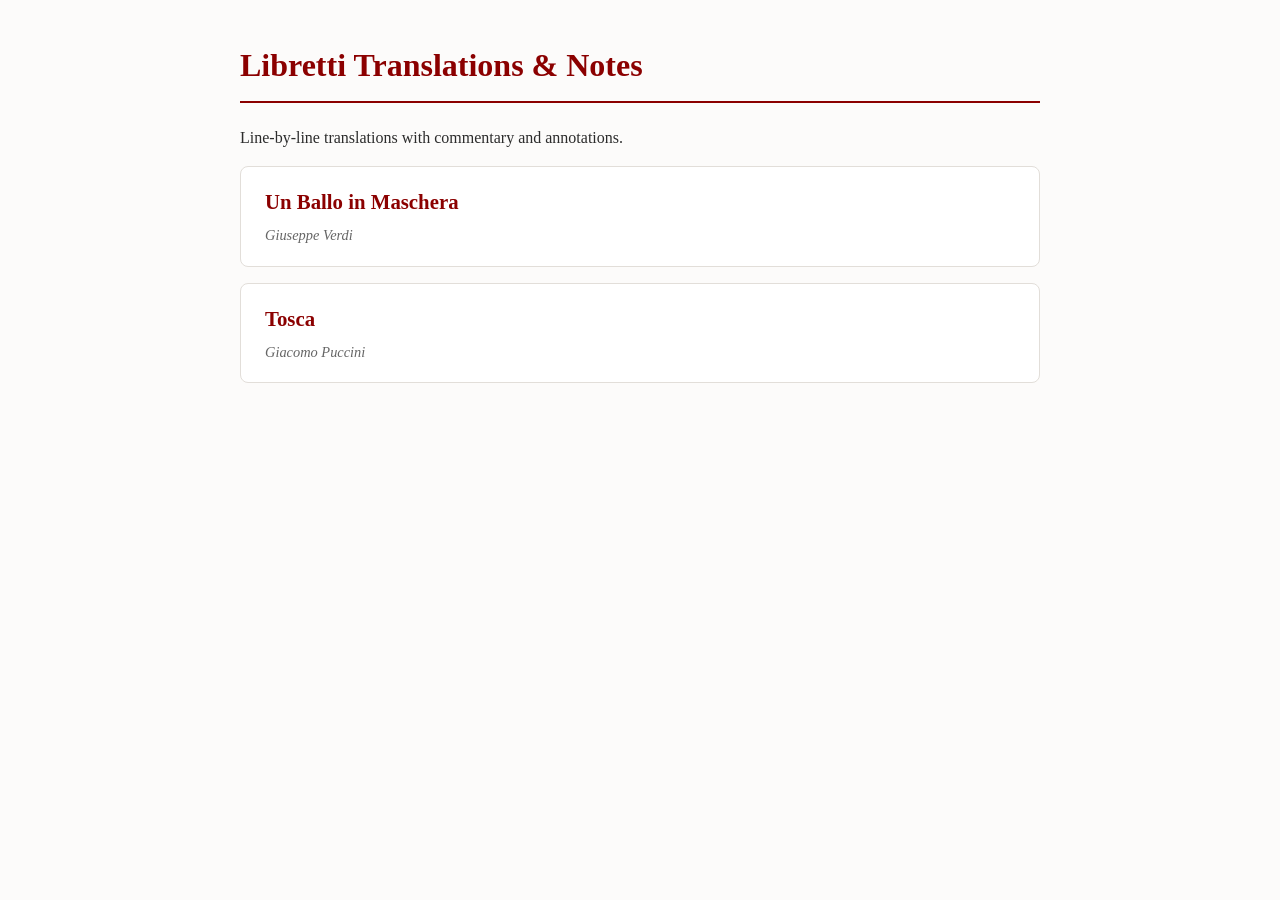
<file: index.html>
<!DOCTYPE html>
<html lang="en">
<head>
  <meta charset="UTF-8">
  <meta name="viewport" content="width=device-width, initial-scale=1.0">
  <title>Opera Libretti Translations & Notes</title>
  <style>
    body {
      font-family: 'Georgia', serif;
      max-width: 800px;
      margin: 40px auto;
      padding: 0 20px;
      line-height: 1.6;
      color: #2c2c2c;
      background-color: #fcfbfa;
    }
    h1 {
      border-bottom: 2px solid #8b0000;
      padding-bottom: 10px;
      color: #8b0000;
    }
    .catalog-list {
      list-style-type: none;
      padding: 0;
    }
    .catalog-item {
      background: #ffffff;
      border: 1px solid #e2ded9;
      border-radius: 8px;
      padding: 18px 24px;
      margin-bottom: 16px;
      transition: transform 0.2s, box-shadow 0.2s;
    }
    .catalog-item:hover {
      transform: translateY(-2px);
      box-shadow: 0 4px 12px rgba(0,0,0,0.08);
    }
    .catalog-item h2 {
      margin: 0 0 6px 0;
      font-size: 1.3rem;
    }
    .catalog-item a {
      color: #8b0000;
      text-decoration: none;
    }
    .catalog-item a:hover {
      text-decoration: underline;
    }
    .meta {
      font-size: 0.9rem;
      color: #666;
      font-style: italic;
    }
  </style>
</head>
<body>

  <h1>Libretti Translations & Notes</h1>
  <p>Line-by-line translations with commentary and annotations.</p>

  <ul class="catalog-list">
    <li class="catalog-item">
      <h2><a href="libretto/ballo.html">Un Ballo in Maschera</a></h2>
      <div class="meta">Giuseppe Verdi</div>
    </li>
    <li class="catalog-item">
      <h2><a href="libretto/tosca.html">Tosca</a></h2>
      <div class="meta">Giacomo Puccini</div>
    </li>
  </ul>

</body>
</html>
</file>
